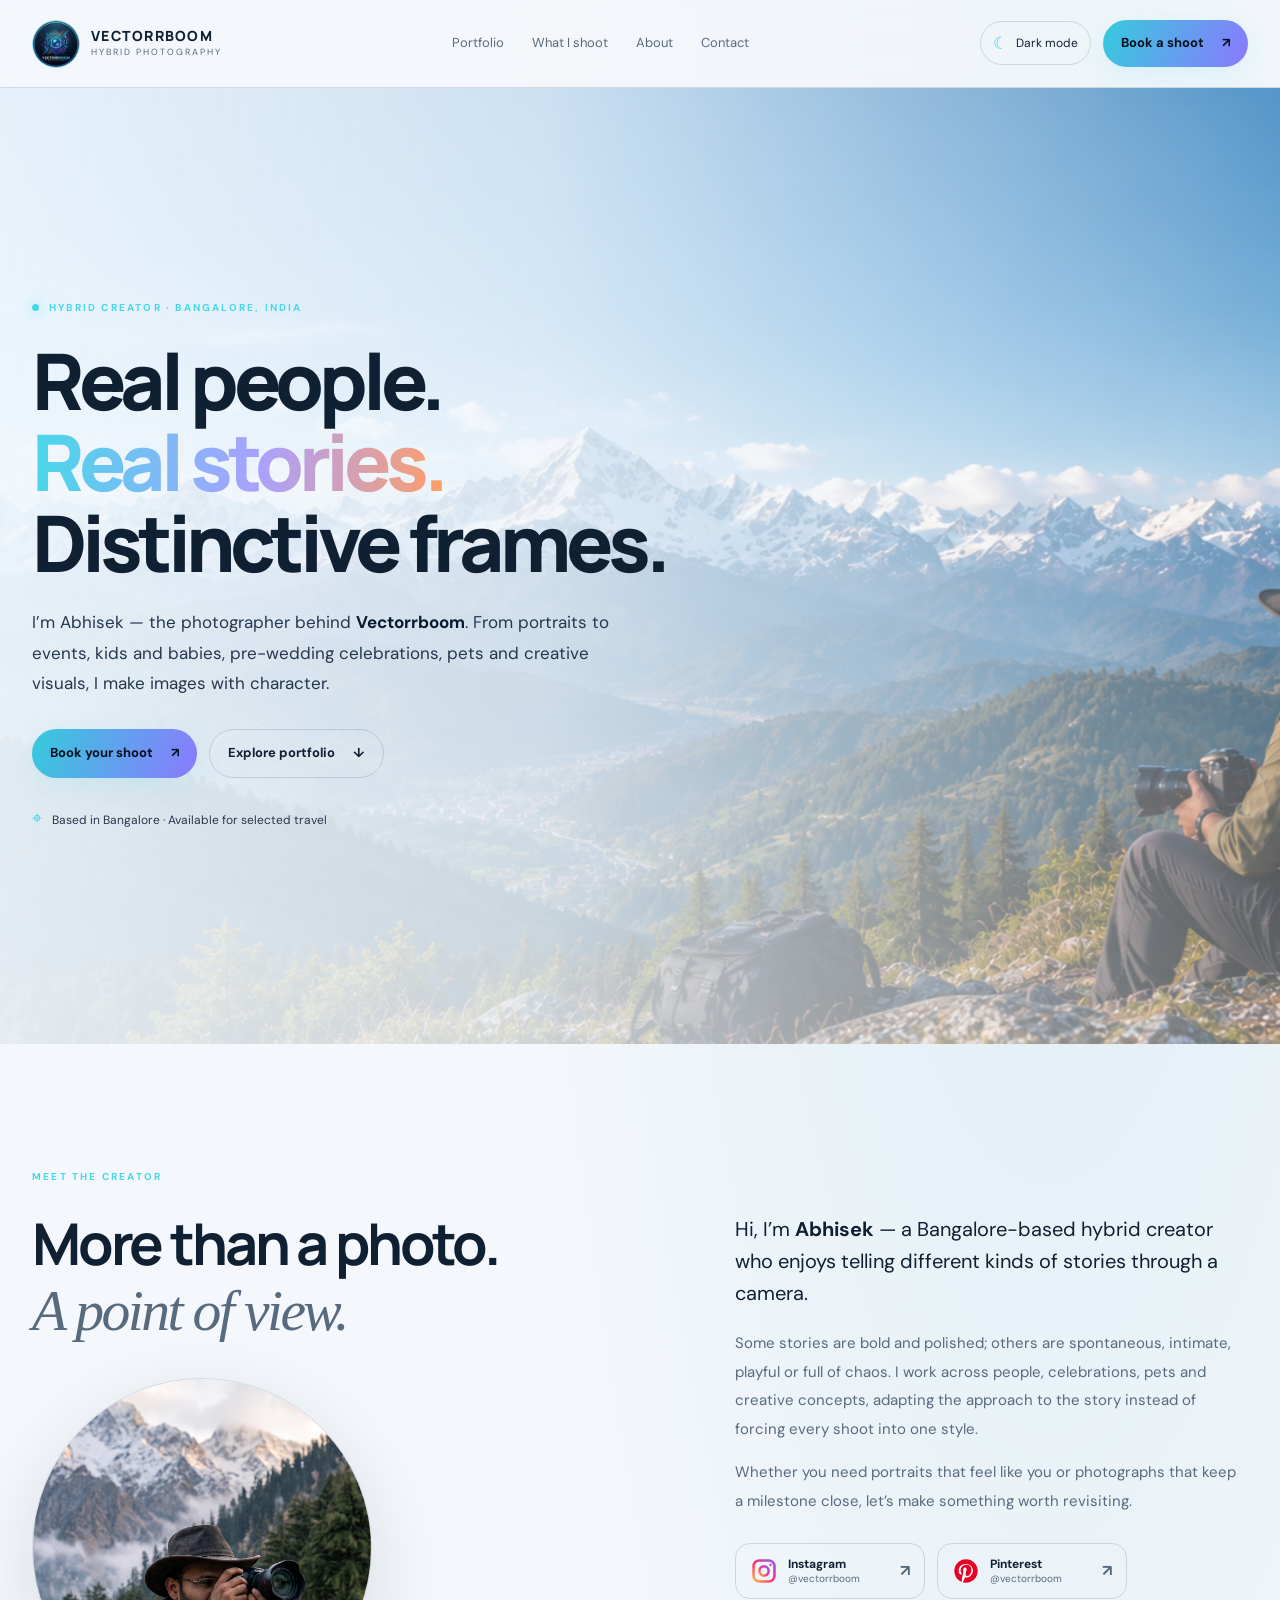
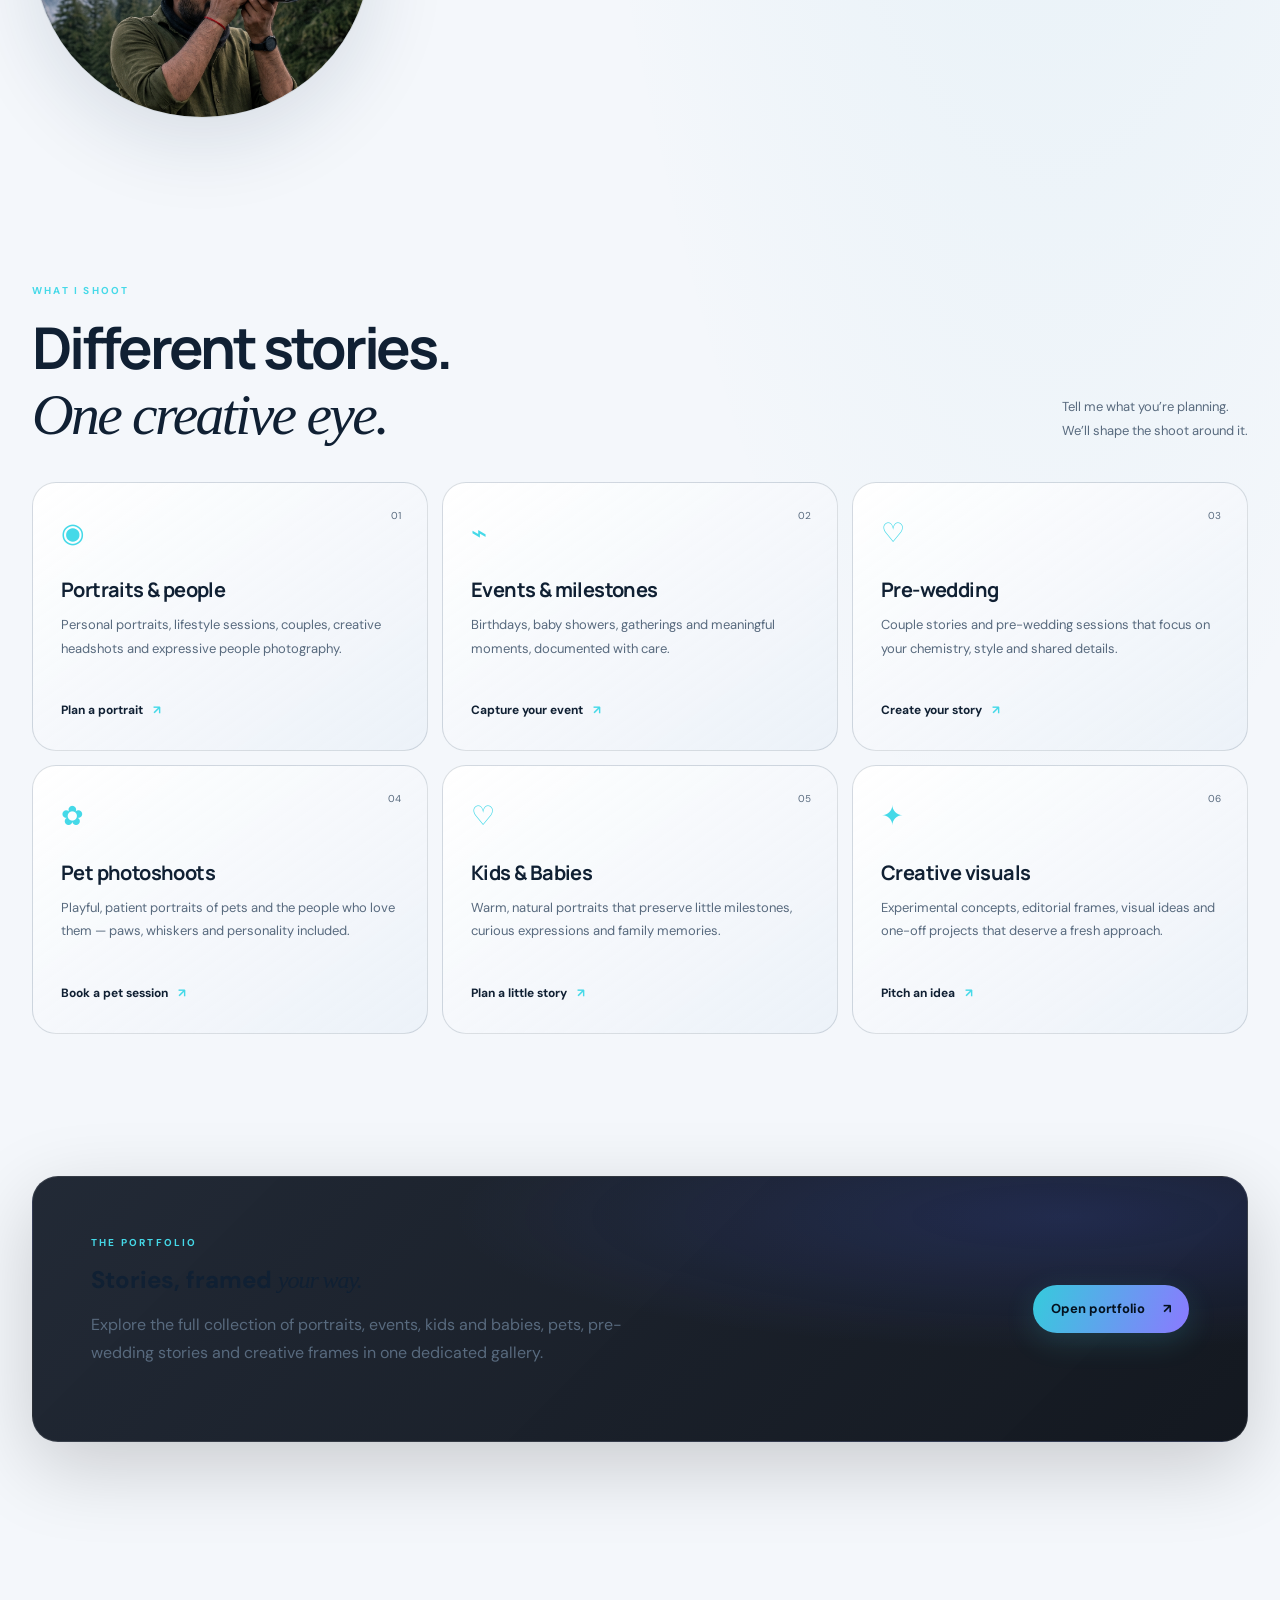
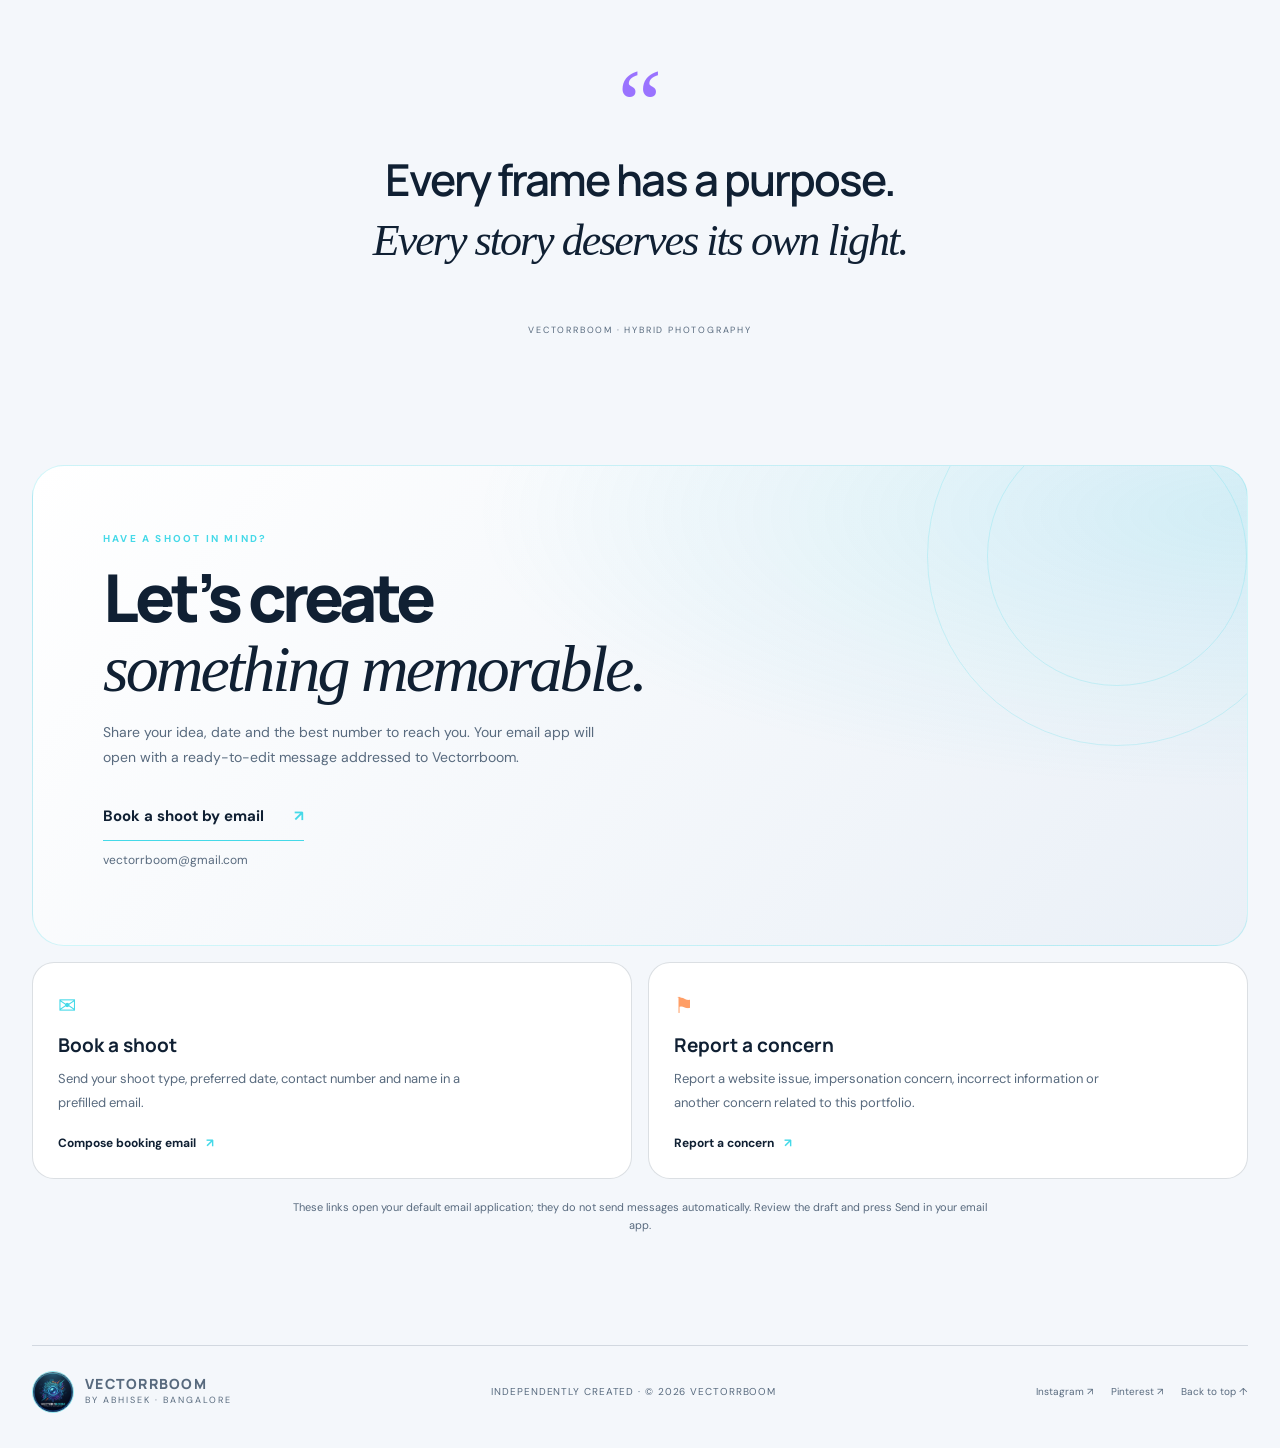
<file: index.html>
<!doctype html>
<html lang="en" data-theme="dark">
<head>
  <meta charset="utf-8">
  <meta name="viewport" content="width=device-width, initial-scale=1">
  <meta name="theme-color" content="#07111f">
  <meta name="description" content="Vectorrboom by Abhisek — Bangalore photographer and hybrid creator for portraits, events, kids and babies, pre-wedding shoots, pet photography, birthdays, baby showers and creative visuals. Enquire about a shoot.">
  <meta name="robots" content="index,follow,max-image-preview:large">
  <meta name="author" content="Abhisek | Vectorrboom">
  <meta name="keywords" content="Abhisek photography, Abhisek photographer, Bangalore photographer, Bengaluru photographer, photographer in Bangalore, portrait photographer Bangalore, event photographer Bangalore, pre wedding photographer Bangalore, pet photographer Bangalore, birthday photographer Bangalore, baby shower photographer Bangalore, creative visuals, Vectorrboom">
  <meta property="og:site_name" content="Vectorrboom">
  <meta property="og:title" content="Vectorrboom by Abhisek | Photographer in Bangalore">
  <meta property="og:description" content="Hybrid creator in Bangalore — portraits, events, kids and babies, pre-wedding, pets and creative visuals.">
  <meta property="og:type" content="website">
  <meta property="og:url" content="https://vectorrboom.github.io/vectorrboom.io/">
  <meta property="og:image" content="https://vectorrboom.github.io/vectorrboom.io/assets/vectorrboom-logo.png">
  <meta name="twitter:card" content="summary_large_image">
  <meta name="twitter:title" content="Vectorrboom by Abhisek | Bangalore Photographer">
  <meta name="twitter:description" content="Portraits, events, kids and babies, pre-wedding, pets and creative visuals in Bangalore.">
  <meta name="twitter:image" content="https://vectorrboom.github.io/vectorrboom.io/assets/vectorrboom-logo.png">
  <link rel="canonical" href="https://vectorrboom.github.io/vectorrboom.io/">
  <link rel="icon" type="image/png" href="assets/vectorrboom-logo.png">
  <link rel="preconnect" href="https://fonts.googleapis.com">
  <link rel="preconnect" href="https://fonts.gstatic.com" crossorigin>
  <link href="https://fonts.googleapis.com/css2?family=DM+Sans:wght@400;500;600;700&family=Manrope:wght@400;500;600;700;800&display=swap" rel="stylesheet">
  <link rel="stylesheet" href="styles.css">
  <script type="application/ld+json">
  {
    "@context": "https://schema.org",
    "@type": "Photographer",
    "@id": "https://vectorrboom.github.io/vectorrboom.io/#photographer",
    "name": "Vectorrboom",
    "alternateName": "Abhisek Photography",
    "url": "https://vectorrboom.github.io/vectorrboom.io/",
    "image": "https://vectorrboom.github.io/vectorrboom.io/assets/abhisek-photographer.png",
    "logo": "https://vectorrboom.github.io/vectorrboom.io/assets/vectorrboom-logo.png",
    "email": "vectorrboom@gmail.com",
    "address": {
      "@type": "PostalAddress",
      "addressLocality": "Bengaluru",
      "addressRegion": "Karnataka",
      "addressCountry": "IN"
    },
    "areaServed": ["Bengaluru", "Bangalore", "Karnataka"],
    "sameAs": [
      "https://www.instagram.com/vectorrboom/",
      "https://in.pinterest.com/vectorrboom/"
    ],
    "description": "Hybrid creator offering portrait, event, kids and babies, pre-wedding, pet and creative photography in Bangalore."
  }
  </script>
  <title>Vectorrboom by Abhisek | Photographer in Bangalore</title>
  <script>
    try {
      document.documentElement.dataset.theme =
        localStorage.getItem('portfolio-theme') ||
        (matchMedia('(prefers-color-scheme: light)').matches ? 'light' : 'dark');
    } catch (_) {}
  </script>
</head>
<body>
  <a class="skip-link" href="#main">Skip to content</a>
  <div class="scroll-progress" aria-hidden="true"><span id="progress"></span></div>

  <header class="site-header" id="top">
    <a class="brand" href="#top" aria-label="Vectorrboom home">
      <img src="assets/vectorrboom-logo.png" alt="" width="52" height="52">
      <span class="brand-copy"><strong>VECTORRBOOM</strong><small>HYBRID PHOTOGRAPHY</small></span>
    </a>
    <nav class="desktop-nav" aria-label="Main navigation">
      <a href="portfolio.html">Portfolio</a><a href="#services">What I shoot</a><a href="#about">About</a><a href="#contact">Contact</a>
    </nav>
    <div class="header-actions">
      <button class="theme-toggle" id="themeToggle" type="button" aria-label="Switch colour theme"><span class="theme-icon" aria-hidden="true">☼</span><span class="theme-label">Light mode</span></button>
      <a class="contact-pill" href="#contact">Book a shoot <span aria-hidden="true">↗</span></a>
      <button class="menu-toggle" id="menuToggle" type="button" aria-label="Open menu" aria-expanded="false"><span></span><span></span></button>
    </div>
  </header>

  <main id="main">
    <section class="hero hero-background" aria-label="Vectorrboom photography introduction">
      <div class="hero-inner section-shell">
        <div class="hero-copy">
          <p class="hero-kicker reveal"><span class="status-dot"></span> HYBRID CREATOR · BANGALORE, INDIA</p>
          <h1 class="hero-title reveal">Real people.<br><span class="gradient-text">Real stories.</span><br>Distinctive frames.</h1>
          <p class="hero-lede reveal">I’m Abhisek — the photographer behind <strong>Vectorrboom</strong>. From portraits to events, kids and babies, pre-wedding celebrations, pets and creative visuals, I make images with character.</p>
          <div class="hero-actions reveal">
            <a class="button button-primary" href="#contact">Book your shoot <span aria-hidden="true">↗</span></a>
            <a class="button button-quiet" href="portfolio.html">Explore portfolio <span aria-hidden="true">↓</span></a>
          </div>
          <div class="hero-location reveal"><span aria-hidden="true">⌖</span> Based in Bangalore · Available for selected travel</div>
        </div>
      </div>
    </section>

    <section class="intro section-shell reveal" id="about">
      <p class="eyebrow">MEET THE CREATOR</p>
      <div class="intro-grid">
        <div><h2>More than a photo.<br><span class="serif-italic muted-text">A point of view.</span></h2>
          <img class="about-photo" src="assets/abhisek-photographer.png" alt="Abhisek, the photographer behind Vectorrboom" loading="lazy" width="1143" height="2048">
        </div>
        <div class="intro-copy">
          <p class="intro-lead">Hi, I’m <strong>Abhisek</strong> — a Bangalore-based hybrid creator who enjoys telling different kinds of stories through a camera.</p>
          <p>Some stories are bold and polished; others are spontaneous, intimate, playful or full of chaos. I work across people, celebrations, pets and creative concepts, adapting the approach to the story instead of forcing every shoot into one style.</p>
          <p>Whether you need portraits that feel like you or photographs that keep a milestone close, let’s make something worth revisiting.</p>
          <div class="social-links">
            <a class="social-link instagram" href="https://www.instagram.com/vectorrboom/" target="_blank" rel="noopener noreferrer" aria-label="Open Vectorrboom on Instagram">
              <svg viewBox="0 0 24 24" aria-hidden="true"><defs><linearGradient id="ig-gradient" x1="0" y1="1" x2="1" y2="0"><stop offset="0" stop-color="#ffb347"/><stop offset=".48" stop-color="#ff2d75"/><stop offset="1" stop-color="#8b5cf6"/></linearGradient></defs><rect x="3" y="3" width="18" height="18" rx="5" fill="none" stroke="url(#ig-gradient)" stroke-width="2.2"/><circle cx="12" cy="12" r="4" fill="none" stroke="url(#ig-gradient)" stroke-width="2.2"/><circle cx="17.6" cy="6.7" r="1.2" fill="#ff4c91"/></svg>
              <span><strong>Instagram</strong><small>@vectorrboom</small></span><b aria-hidden="true">↗</b>
            </a>
            <a class="social-link pinterest" href="https://in.pinterest.com/vectorrboom/" target="_blank" rel="noopener noreferrer" aria-label="Open Vectorrboom on Pinterest">
              <svg viewBox="0 0 24 24" aria-hidden="true"><circle cx="12" cy="12" r="10" fill="#E60023"/><path d="M10.1 16.9c.7.5 1.4.7 2.3.7 3.2 0 5.5-2.9 5.5-6.2 0-3.1-2.6-5.4-5.9-5.4-4.1 0-6.3 2.8-6.3 5.8 0 1.4.5 2.8 1.8 3.3.2.1.4 0 .5-.2l.2-.8c.1-.2 0-.3-.2-.6-.4-.5-.6-1.1-.6-2 0-2.5 1.9-4.8 5-4.8 2.7 0 4.2 1.7 4.2 4 0 3-1.3 5.5-3.3 5.5-1.1 0-1.9-.9-1.6-2l.7-2.9c.3-1.2-.1-2.2-1.2-2.2-.9 0-1.7 1-1.7 2.3 0 .8.3 1.4.3 1.4l-1.2 5c-.4 1.7-.1 3.8 0 4.1 0 .2.2.2.3.1.1-.2 1.4-1.8 1.8-3.4l.7-2.6" fill="#fff"/></svg>
              <span><strong>Pinterest</strong><small>@vectorrboom</small></span><b aria-hidden="true">↗</b>
            </a>
          </div>
        </div>
      </div>
    </section>

    <section class="services section-shell" id="services">
      <div class="section-heading reveal"><div><p class="eyebrow">WHAT I SHOOT</p><h2>Different stories.<br><span class="serif-italic">One creative eye.</span></h2></div><p class="section-aside">Tell me what you’re planning.<br>We’ll shape the shoot around it.</p></div>
      <div class="service-grid">
        <article class="service-card reveal"><span class="service-number">01</span><div class="service-icon">◉</div><h3>Portraits & people</h3><p>Personal portraits, lifestyle sessions, couples, creative headshots and expressive people photography.</p><a href="#contact" class="text-link">Plan a portrait <span>↗</span></a></article>
        <article class="service-card reveal"><span class="service-number">02</span><div class="service-icon">⌁</div><h3>Events & milestones</h3><p>Birthdays, baby showers, gatherings and meaningful moments, documented with care.</p><a href="#contact" class="text-link">Capture your event <span>↗</span></a></article>
        <article class="service-card reveal"><span class="service-number">03</span><div class="service-icon">♡</div><h3>Pre-wedding</h3><p>Couple stories and pre-wedding sessions that focus on your chemistry, style and shared details.</p><a href="#contact" class="text-link">Create your story <span>↗</span></a></article>
        <article class="service-card reveal"><span class="service-number">04</span><div class="service-icon">✿</div><h3>Pet photoshoots</h3><p>Playful, patient portraits of pets and the people who love them — paws, whiskers and personality included.</p><a href="#contact" class="text-link">Book a pet session <span>↗</span></a></article>
        <article class="service-card reveal"><span class="service-number">05</span><div class="service-icon">♡</div><h3>Kids &amp; Babies</h3><p>Warm, natural portraits that preserve little milestones, curious expressions and family memories.</p><a href="#contact" class="text-link">Plan a little story <span>↗</span></a></article>
        <article class="service-card reveal"><span class="service-number">06</span><div class="service-icon">✦</div><h3>Creative visuals</h3><p>Experimental concepts, editorial frames, visual ideas and one-off projects that deserve a fresh approach.</p><a href="#contact" class="text-link">Pitch an idea <span>↗</span></a></article>
      </div>
    </section>

    <section class="portfolio-callout section-shell reveal" aria-labelledby="portfolio-callout-title">
      <div class="portfolio-callout-copy">
        <p class="eyebrow">THE PORTFOLIO</p>
        <h2 id="portfolio-callout-title">Stories, framed <span class="serif-italic">your way.</span></h2>
        <p>Explore the full collection of portraits, events, kids and babies, pets, pre-wedding stories and creative frames in one dedicated gallery.</p>
      </div>
      <a class="button button-primary" href="portfolio.html">Open portfolio <span aria-hidden="true">↗</span></a>
    </section>

<section class="manifesto section-shell reveal">
      <span class="manifesto-mark">“</span><p>Every frame has a purpose.<br><span class="serif-italic">Every story deserves its own light.</span></p><span class="manifesto-caption">VECTORRBOOM · HYBRID PHOTOGRAPHY</span>
    </section>

    <section class="contact-section section-shell" id="contact">
      <div class="contact-panel reveal">
        <div class="contact-panel-copy"><p class="eyebrow">HAVE A SHOOT IN MIND?</p><h2>Let’s create<br><span class="serif-italic">something memorable.</span></h2><p class="contact-copy">Share your idea, date and the best number to reach you. Your email app will open with a ready-to-edit message addressed to Vectorrboom.</p><a class="contact-cta" id="bookingEmail" href="mailto:vectorrboom@gmail.com?subject=Book%20a%20shoot%20with%20vectorrboom">Book a shoot by email <span aria-hidden="true">↗</span></a><p class="email-note">vectorrboom@gmail.com</p></div>
        <div class="contact-orbit orbit-one"></div><div class="contact-orbit orbit-two"></div>
      </div>
      <div class="contact-options reveal">
        <article class="contact-option"><div><span class="option-icon">✉</span><h3>Book a shoot</h3><p>Send your shoot type, preferred date, contact number and name in a prefilled email.</p></div><a class="text-link" id="bookingEmailSecondary" href="mailto:vectorrboom@gmail.com?subject=Book%20a%20shoot%20with%20vectorrboom">Compose booking email <span>↗</span></a></article>
        <article class="contact-option concern-option"><div><span class="option-icon">⚑</span><h3>Report a concern</h3><p>Report a website issue, impersonation concern, incorrect information or another concern related to this portfolio.</p></div><a class="text-link" id="concernEmail" href="mailto:vectorrboom@gmail.com?subject=Report%20a%20concern">Report a concern <span>↗</span></a></article>
      </div>
      <p class="contact-smallprint">These links open your default email application; they do not send messages automatically. Review the draft and press Send in your email app.</p>
    </section>
  </main>

  <footer class="site-footer section-shell">
    <a class="brand footer-brand" href="#top" aria-label="Vectorrboom home"><img src="assets/vectorrboom-logo.png" alt="" width="44" height="44"><span class="brand-copy"><strong>VECTORRBOOM</strong><small>BY ABHISEK · BANGALORE</small></span></a>
    <span class="footer-copy">INDEPENDENTLY CREATED · © <span id="year"></span> VECTORRBOOM</span>
    <div class="footer-links"><a href="https://www.instagram.com/vectorrboom/" target="_blank" rel="noopener noreferrer">Instagram ↗</a><a href="https://in.pinterest.com/vectorrboom/" target="_blank" rel="noopener noreferrer">Pinterest ↗</a><a href="#top">Back to top ↑</a></div>
  </footer>

  <div class="lightbox" id="lightbox" role="dialog" aria-modal="true" aria-label="Photograph preview" aria-hidden="true">
    <button class="lightbox-close" id="lightboxClose" aria-label="Close preview" type="button">×</button><button class="lightbox-prev" id="lightboxPrev" aria-label="Previous photograph" type="button">←</button><figure><img id="lightboxImage" alt=""><figcaption><span id="lightboxTitle"></span><small id="lightboxDescription"></small></figcaption></figure><button class="lightbox-next" id="lightboxNext" aria-label="Next photograph" type="button">→</button>
  </div>
  <script src="script.js" defer></script>
</body>
</html>
</file>
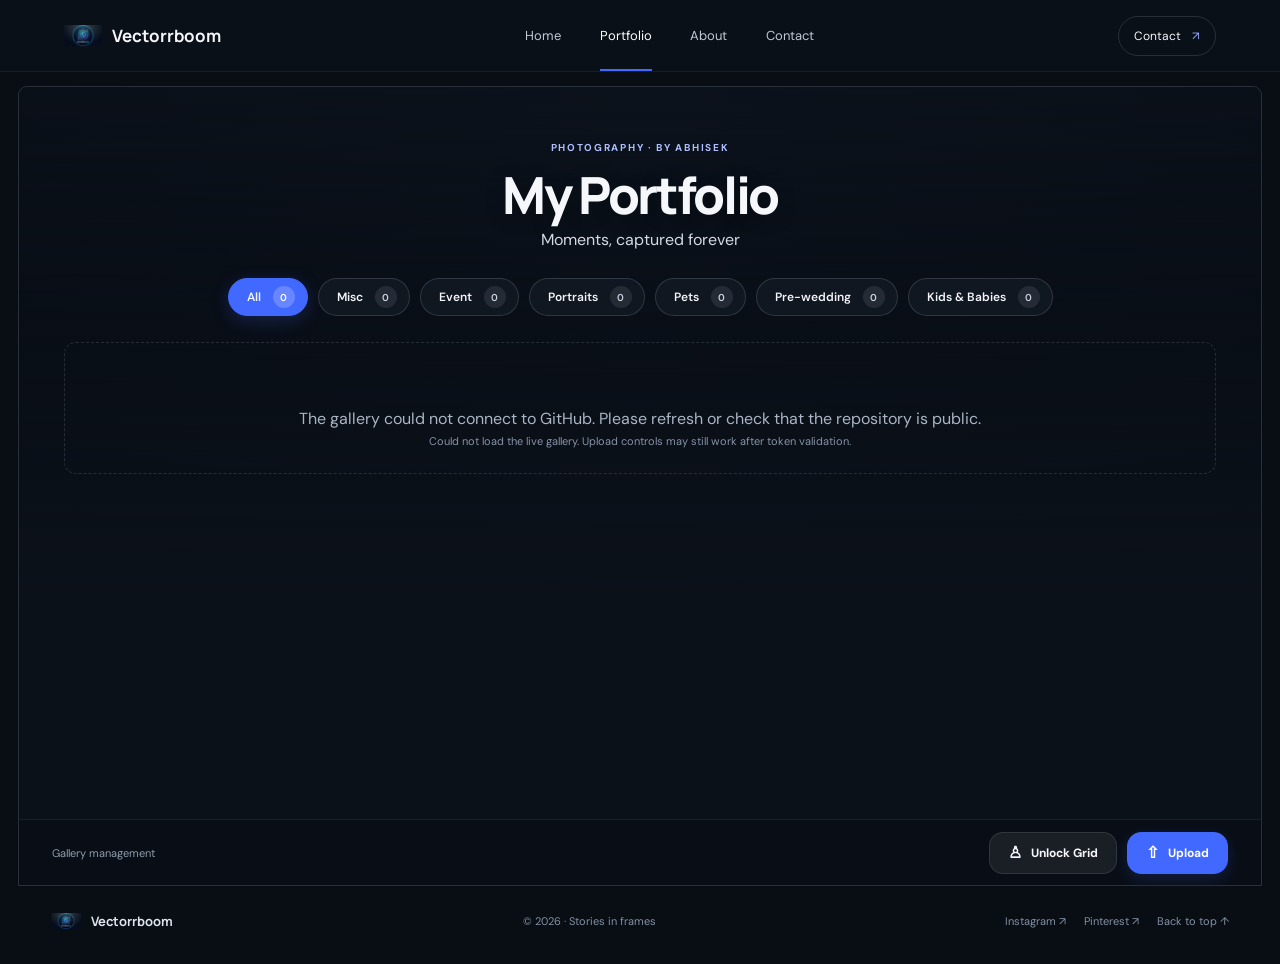
<file: portfolio.html>
<!doctype html>
<html lang="en" data-theme="dark">
<head>
  <meta charset="utf-8"><meta name="viewport" content="width=device-width,initial-scale=1,viewport-fit=cover">
  <meta name="theme-color" content="#0a1018"><meta name="description" content="Photography portfolio by Vectorrboom — portraits, events, kids and babies, pets, creative photography and pre-wedding stories.">
  <link rel="icon" type="image/png" href="assets/vectorrboom-logo.png">
  <link rel="preconnect" href="https://fonts.googleapis.com"><link rel="preconnect" href="https://fonts.gstatic.com" crossorigin>
  <link href="https://fonts.googleapis.com/css2?family=DM+Sans:wght@400;500;600;700&family=Manrope:wght@400;500;600;700;800&display=swap" rel="stylesheet">
  <link rel="stylesheet" href="portfolio-ui.css">
  <title>Portfolio | Vectorrboom</title>
</head>
<body>
  <a class="skip-link" href="#gallery">Skip to photographs</a>
  <header class="topbar">
    <a class="brand" href="index.html"><img src="assets/vectorrboom-logo.png" alt="" width="38" height="38"><span>Vectorrboom</span></a>
    <nav class="main-nav" aria-label="Main navigation"><a href="index.html">Home</a><a class="active" href="portfolio.html">Portfolio</a><a href="index.html#about">About</a><a href="index.html#contact">Contact</a></nav>
    <a class="contact-link" href="index.html#contact">Contact <span aria-hidden="true">↗</span></a>
  </header>
  <main>
    <section class="portfolio-stage" id="top" aria-labelledby="portfolio-title">
      <div class="mountain-backdrop" aria-hidden="true"></div><div class="stage-shade" aria-hidden="true"></div>
      <div class="stage-content">
        <div class="intro"><p class="eyebrow">PHOTOGRAPHY · BY ABHISEK</p><h1 id="portfolio-title">My Portfolio</h1><p>Moments, captured forever</p></div>
        <div class="filters" id="filters" role="group" aria-label="Filter photographs">
          <button class="filter active" data-filter="all" type="button">All <span id="count-all">0</span></button>
          <button class="filter" data-filter="misc" type="button">Misc <span id="count-misc">0</span></button>
          <button class="filter" data-filter="event" type="button">Event <span id="count-event">0</span></button>
          <button class="filter" data-filter="portraits" type="button">Portraits <span id="count-portraits">0</span></button>
          <button class="filter" data-filter="pets" type="button">Pets <span id="count-pets">0</span></button>
          <button class="filter" data-filter="pre-wedding" type="button">Pre-wedding <span id="count-pre-wedding">0</span></button>
          <button class="filter" data-filter="kids-babies" type="button">Kids &amp; Babies <span id="count-kids-babies">0</span></button>
        </div>
        <div class="grid-editor" id="gridEditor" hidden aria-label="Grid layout editor">
          <div class="grid-editor-copy"><strong>Grid layout editor</strong><span>Drag photos to rearrange them. Choose the desktop column count, then save your layout.</span></div>
          <label class="column-control" for="gridColumns">Desktop columns <select id="gridColumns"><option value="2">2</option><option value="3">3</option><option value="4">4</option><option value="5" selected>5</option><option value="6">6</option><option value="7">7</option><option value="8">8</option></select></label>
          <label class="bulk-select-control" for="selectAllPhotos"><input id="selectAllPhotos" type="checkbox" disabled><span>Select all visible</span></label><span class="selected-photo-count" id="selectedPhotoCount" aria-live="polite">0 selected</span><button class="dock-button bulk-delete-button" id="bulkDeleteButton" type="button" disabled>Delete selected</button><button class="dock-button save-layout-button" id="saveGridLayout" type="button">Save layout</button>
        </div>
        <div class="photo-grid" id="photoGrid" aria-live="polite"><div class="loading-card">Loading photographs…</div></div>
        <div class="empty-state" id="emptyState" hidden><span class="empty-icon">✦</span><strong>This collection is waiting for its first story.</strong><p>New photographs will appear here soon.</p></div>
        <p class="gallery-status" id="galleryStatus" role="status">Connecting to the gallery…</p>
      </div>
      <div class="grid-dock" aria-label="Portfolio management controls"><span class="dock-note" id="gridLockStatus">Gallery management</span><button class="dock-button lock-button" id="lockGridButton" type="button"><span aria-hidden="true">♙</span> Unlock Grid</button><button class="dock-button upload-button" id="openUploader" type="button"><span aria-hidden="true">⇧</span> Upload</button></div>
    </section>
    <footer class="portfolio-footer"><a class="brand footer-brand" href="index.html"><img src="assets/vectorrboom-logo.png" alt="" width="30" height="30"><span>Vectorrboom</span></a><span>© <span id="year"></span> · Stories in frames</span><div><a href="https://www.instagram.com/vectorrboom/" target="_blank" rel="noopener noreferrer">Instagram ↗</a><a href="https://in.pinterest.com/vectorrboom/" target="_blank" rel="noopener noreferrer">Pinterest ↗</a><a href="#top" id="backToTop">Back to top ↑</a></div></footer>
  </main>

  <div class="lightbox" id="lightbox" aria-hidden="true" role="dialog" aria-modal="true" aria-label="Photograph preview"><button class="lightbox-close" id="closeLightbox" aria-label="Close photograph">×</button><button class="lightbox-arrow prev" id="prevPhoto" aria-label="Previous photograph">‹</button><figure><img id="lightboxImage" alt=""><figcaption id="lightboxCaption"></figcaption></figure><button class="lightbox-arrow next" id="nextPhoto" aria-label="Next photograph">›</button></div>

  <div class="modal-backdrop" id="tokenModal" hidden><section class="modal token-card" role="dialog" aria-modal="true" aria-labelledby="tokenTitle"><button class="modal-x" data-close-modal="tokenModal" aria-label="Close">×</button><div class="github-mark" aria-hidden="true">●</div><h2 id="tokenTitle">Portfolio Access</h2><form id="tokenForm"><div class="token-input-wrap"><input id="githubToken" type="password" autocomplete="off" autocapitalize="off" spellcheck="false" aria-label="Access credential" required><button type="button" id="toggleTokenVisibility" aria-label="Show entry">◉</button></div><p class="inline-status" id="tokenStatus" role="status"></p><button class="primary-button full" id="validateTokenButton" type="submit">Continue</button><button class="text-button full" type="button" data-close-modal="tokenModal">Cancel</button></form></section></div>

  <div class="modal-backdrop" id="uploaderModal" hidden><section class="modal uploader-card" role="dialog" aria-modal="true" aria-labelledby="uploadTitle"><button class="modal-x" data-close-modal="uploaderModal" aria-label="Close uploader">×</button><div class="modal-heading"><div><p class="eyebrow">GALLERY MANAGEMENT</p><h2 id="uploadTitle">Upload Media</h2></div><span class="session-pill" id="sessionPill">Unlocked</span></div>
    <div class="media-switch" role="group" aria-label="Media type"><button class="selected" type="button" data-media="image">Image</button><button type="button" data-media="video">Video</button></div>
    <label class="field-label" for="uploadCategory">Category</label><select id="uploadCategory"><option value="misc">▦ &nbsp; Misc</option><option value="event">▣ &nbsp; Event</option><option value="portraits">♙ &nbsp; Portraits</option><option value="pets">♧ &nbsp; Pets</option><option value="pre-wedding">♡ &nbsp; Pre-wedding</option><option value="kids-babies">✿ &nbsp; Kids &amp; Babies</option></select>
    <div class="drop-zone" id="dropZone" tabindex="0" role="button" aria-label="Choose files or drop them here"><div class="cloud-icon">⇧</div><strong>Drag &amp; drop files here</strong><span>or <button type="button" class="browse-button" id="browseFiles">click to browse</button></span><small id="fileHelp">JPG, PNG, WebP, GIF · max 20 MB per file</small><input id="fileInput" type="file" hidden multiple accept="image/jpeg,image/png,image/webp,image/gif,image/avif"></div>
    <div class="selected-files" id="selectedFiles" aria-live="polite"></div><div class="upload-notice" id="uploadNotice" role="status"></div>
    <div class="upload-actions"><button class="text-button" id="clearFiles" type="button">Clear selection</button><button class="primary-button" id="startUpload" type="button" disabled>Upload files</button></div>
    <p class="security-note">Files are committed directly to your public GitHub repository. Avoid uploading private or sensitive media. Uploading may create one Git commit per file.</p>
  </section></div>
  <div class="toast" id="toast" role="status" aria-live="polite"></div>
  <script src="portfolio-ui.js" defer></script>
</body>
</html>
</file>
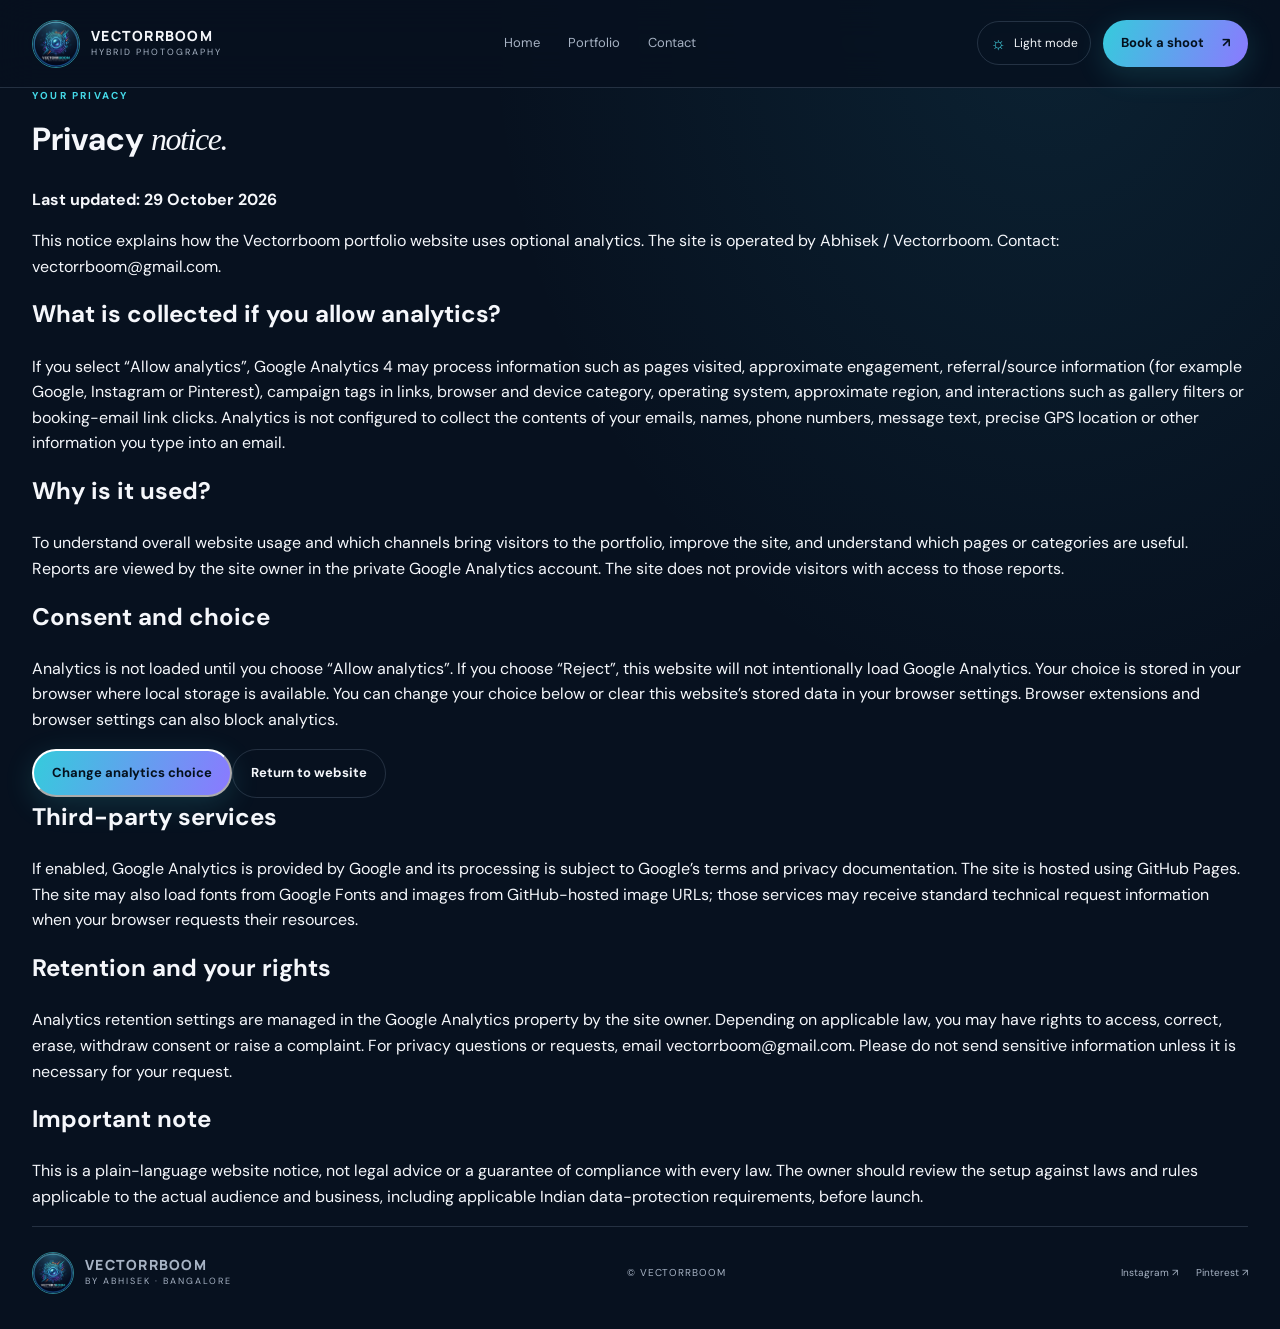
<file: privacy.html>
<!doctype html>
<html lang="en" data-theme="dark">
<head>
  <meta charset="utf-8">
  <meta name="viewport" content="width=device-width, initial-scale=1">
  <meta name="theme-color" content="#07111f">
  <meta name="robots" content="index,follow">
  <meta name="description" content="Privacy notice for the Vectorrboom photography portfolio website.">
  <link rel="canonical" href="https://vectorrboom.github.io/vectorrboom.io/privacy.html">
  <link rel="icon" type="image/png" href="assets/vectorrboom-logo.png">
  <link rel="preconnect" href="https://fonts.googleapis.com">
  <link rel="preconnect" href="https://fonts.gstatic.com" crossorigin>
  <link href="https://fonts.googleapis.com/css2?family=DM+Sans:wght@400;500;600;700&family=Manrope:wght@400;500;600;700;800&display=swap" rel="stylesheet">
  <link rel="stylesheet" href="styles.css">
  <title>Privacy Notice | Vectorrboom</title>
</head>
<body>
  <a class="skip-link" href="#main">Skip to content</a>
  <header class="site-header" id="top">
    <a class="brand" href="index.html" aria-label="Vectorrboom home"><img src="assets/vectorrboom-logo.png" alt="" width="52" height="52"><span class="brand-copy"><strong>VECTORRBOOM</strong><small>HYBRID PHOTOGRAPHY</small></span></a>
    <nav class="desktop-nav" aria-label="Main navigation"><a href="index.html">Home</a><a href="portfolio.html">Portfolio</a><a href="index.html#contact">Contact</a></nav>
    <div class="header-actions"><button class="theme-toggle" id="themeToggle" type="button" aria-label="Switch colour theme"><span class="theme-icon" aria-hidden="true">☼</span><span class="theme-label">Light mode</span></button><a class="contact-pill" href="index.html#contact">Book a shoot <span aria-hidden="true">↗</span></a><button class="menu-toggle" id="menuToggle" type="button" aria-label="Open menu" aria-expanded="false"><span></span><span></span></button></div>
  </header>
  <main id="main" class="section-shell privacy-page">
    <p class="eyebrow">YOUR PRIVACY</p>
    <h1>Privacy <span class="serif-italic">notice.</span></h1>
    <p><strong>Last updated: 29 October 2026</strong></p>
    <p>This notice explains how the Vectorrboom portfolio website uses optional analytics. The site is operated by Abhisek / Vectorrboom. Contact: <a href="mailto:vectorrboom@gmail.com">vectorrboom@gmail.com</a>.</p>
    <h2>What is collected if you allow analytics?</h2>
    <p>If you select “Allow analytics”, Google Analytics 4 may process information such as pages visited, approximate engagement, referral/source information (for example Google, Instagram or Pinterest), campaign tags in links, browser and device category, operating system, approximate region, and interactions such as gallery filters or booking-email link clicks. Analytics is not configured to collect the contents of your emails, names, phone numbers, message text, precise GPS location or other information you type into an email.</p>
    <h2>Why is it used?</h2>
    <p>To understand overall website usage and which channels bring visitors to the portfolio, improve the site, and understand which pages or categories are useful. Reports are viewed by the site owner in the private Google Analytics account. The site does not provide visitors with access to those reports.</p>
    <h2>Consent and choice</h2>
    <p>Analytics is not loaded until you choose “Allow analytics”. If you choose “Reject”, this website will not intentionally load Google Analytics. Your choice is stored in your browser where local storage is available. You can change your choice below or clear this website’s stored data in your browser settings. Browser extensions and browser settings can also block analytics.</p>
    <div class="privacy-actions"><button class="button button-primary" id="changeAnalyticsConsent" type="button">Change analytics choice</button><a class="button button-quiet" href="index.html">Return to website</a></div>
    <h2>Third-party services</h2>
    <p>If enabled, Google Analytics is provided by Google and its processing is subject to Google’s terms and privacy documentation. The site is hosted using GitHub Pages. The site may also load fonts from Google Fonts and images from GitHub-hosted image URLs; those services may receive standard technical request information when your browser requests their resources.</p>
    <h2>Retention and your rights</h2>
    <p>Analytics retention settings are managed in the Google Analytics property by the site owner. Depending on applicable law, you may have rights to access, correct, erase, withdraw consent or raise a complaint. For privacy questions or requests, email <a href="mailto:vectorrboom@gmail.com">vectorrboom@gmail.com</a>. Please do not send sensitive information unless it is necessary for your request.</p>
    <h2>Important note</h2>
    <p>This is a plain-language website notice, not legal advice or a guarantee of compliance with every law. The owner should review the setup against laws and rules applicable to the actual audience and business, including applicable Indian data-protection requirements, before launch.</p>
  </main>
  <footer class="site-footer section-shell"><a class="brand footer-brand" href="index.html" aria-label="Vectorrboom home"><img src="assets/vectorrboom-logo.png" alt="" width="44" height="44"><span class="brand-copy"><strong>VECTORRBOOM</strong><small>BY ABHISEK · BANGALORE</small></span></a><span class="footer-copy">© <span id="year"></span> VECTORRBOOM</span><div class="footer-links"><a href="https://www.instagram.com/vectorrboom/" target="_blank" rel="noopener noreferrer">Instagram ↗</a><a href="https://in.pinterest.com/vectorrboom/" target="_blank" rel="noopener noreferrer">Pinterest ↗</a></div></footer>
  <script src="script.js" defer></script>
</body>
</html>
</file>
<file: styles.css>
/* Vectorrboom portfolio — static, responsive, no build step required */
:root{color-scheme:dark;--bg:#07111f;--bg2:#0b1728;--panel:#101f32;--text:#f5f7fb;--muted:#a7b3c4;--line:rgba(184,208,238,.17);--accent:#45d9e8;--accent2:#9a73ff;--accent3:#ff9e66;--shadow:0 24px 80px rgba(0,0,0,.3);--radius:24px}
html[data-theme="light"]{color-scheme:light;--bg:#f4f7fb;--bg2:#eaf0f7;--panel:#fff;--text:#102033;--muted:#586a7e;--line:rgba(17,42,70,.15);--shadow:0 24px 80px rgba(17,42,70,.12)}
*{box-sizing:border-box}html{scroll-behavior:smooth;scroll-padding-top:100px}body{margin:0;background:radial-gradient(ellipse at 82% 0%,rgba(40,155,190,.12),transparent 38%),var(--bg);color:var(--text);font-family:"DM Sans",sans-serif;line-height:1.6;transition:background .25s,color .25s}body,button,a{font-family:"DM Sans",sans-serif}a{color:inherit;text-decoration:none}button{color:inherit}img,video{display:block;max-width:100%}button:focus-visible,a:focus-visible{outline:3px solid var(--accent);outline-offset:4px}.skip-link{position:absolute;left:-9999px;top:10px;background:var(--text);color:var(--bg);padding:10px 16px;z-index:99}.skip-link:focus{left:10px}.scroll-progress{position:fixed;inset:0 0 auto;height:3px;z-index:60;pointer-events:none}.scroll-progress span{display:block;width:0;height:100%;background:linear-gradient(90deg,var(--accent),var(--accent2),var(--accent3))}
.section-shell{width:min(1240px,calc(100% - 64px));margin-inline:auto}.site-header{height:88px;position:sticky;top:0;z-index:50;display:flex;align-items:center;justify-content:space-between;gap:24px;padding:0 max(32px,calc((100vw - 1240px)/2));background:color-mix(in srgb,var(--bg) 82%,transparent);backdrop-filter:blur(18px);border-bottom:1px solid var(--line)}.brand{display:flex;align-items:center;gap:11px;min-width:max-content}.brand img{width:48px;height:48px;object-fit:cover;border-radius:50%;border:1px solid rgba(69,217,232,.55)}.brand-copy{display:grid;line-height:1.1;gap:5px}.brand-copy strong{font:800 14px/1 "Manrope",sans-serif;letter-spacing:.09em}.brand-copy small{font-size:9px;letter-spacing:.22em;color:var(--muted)}.desktop-nav{display:flex;align-items:center;gap:28px;font-size:13px;color:var(--muted)}.desktop-nav a:hover,.footer-links a:hover{color:var(--accent)}.header-actions{display:flex;align-items:center;gap:12px}.theme-toggle{border:1px solid var(--line);background:transparent;border-radius:999px;padding:10px 12px;display:flex;align-items:center;gap:8px;cursor:pointer;font-size:12px}.theme-icon{font-size:17px;color:var(--accent)}.contact-pill,.button{display:inline-flex;align-items:center;justify-content:center;gap:18px;border-radius:999px;padding:13px 18px;font-size:13px;font-weight:700}.contact-pill,.button-primary{background:linear-gradient(110deg,#35cbdc,#8b79ff);color:#04111e;box-shadow:0 8px 30px rgba(69,217,232,.16)}.menu-toggle{display:none;background:none;border:1px solid var(--line);border-radius:50%;width:42px;height:42px;cursor:pointer}.menu-toggle span{display:block;width:16px;height:1px;background:var(--text);margin:5px auto}
.hero{min-height:650px;padding:80px 0 70px;display:grid;grid-template-columns:1.05fr .95fr;align-items:center;gap:50px}.hero-kicker,.eyebrow{font-size:10px;font-weight:700;letter-spacing:.22em;color:var(--accent);text-transform:uppercase}.hero-kicker{display:flex;align-items:center;gap:10px}.status-dot,.note-dot{width:7px;height:7px;border-radius:50%;background:var(--accent);box-shadow:0 0 15px var(--accent)}h1,h2,h3,p{margin-top:0}.hero-title{font:800 clamp(48px,6.1vw,82px)/1.04 "Manrope",sans-serif;letter-spacing:-.065em;margin:24px 0}.gradient-text{background:linear-gradient(95deg,var(--accent),#a9a1ff 55%,var(--accent3));-webkit-background-clip:text;background-clip:text;color:transparent}.hero-lede{font-size:17px;color:var(--muted);max-width:590px;line-height:1.8}.hero-lede strong{color:var(--text)}.hero-actions{display:flex;gap:12px;flex-wrap:wrap;margin:30px 0 26px}.button{min-height:48px}.button-quiet{border:1px solid var(--line);background:transparent}.button-quiet:hover{border-color:var(--accent)}.hero-location{font-size:12px;color:var(--muted)}.hero-location span{color:var(--accent);font-size:18px;margin-right:7px}.hero-visual{position:relative;min-height:520px;display:flex;align-items:center;justify-content:center}.hero-logo-frame{width:88%;position:absolute;top:7%;right:0;border-radius:26px;overflow:hidden;box-shadow:var(--shadow);border:1px solid var(--line);transform:rotate(2deg)}.hero-logo-frame img{width:100%;aspect-ratio:1408/768;object-fit:cover}.hero-photo-frame{position:absolute;width:47%;height:67%;left:0;bottom:0;overflow:hidden;border:5px solid var(--bg);border-radius:180px 180px 26px 26px;box-shadow:var(--shadow);transform:rotate(-3deg)}.hero-photo-frame img{width:100%;height:100%;object-fit:cover;object-position:center 28%}.floating-note{position:absolute;bottom:5%;right:0;background:var(--panel);border:1px solid var(--line);box-shadow:var(--shadow);padding:13px 17px;border-radius:16px;display:flex;gap:11px;align-items:center}.floating-note strong,.floating-note small{display:block}.floating-note strong{font-size:13px}.floating-note small{font-size:10px;color:var(--muted)}.trust-strip{display:flex;align-items:center;justify-content:space-between;gap:20px;padding:24px 0;border-top:1px solid var(--line);border-bottom:1px solid var(--line);font-size:10px;letter-spacing:.14em;color:var(--muted);flex-wrap:wrap}.trust-strip i{width:4px;height:4px;border-radius:50%;background:var(--accent2)}
.intro,.services,.work,.reel-section{padding-top:125px;padding-bottom:40px}.intro-grid{display:grid;grid-template-columns:1fr .85fr;gap:100px}.intro h2,.section-heading h2,.reel-copy h2{font:700 clamp(34px,4.5vw,58px)/1.12 "Manrope",sans-serif;letter-spacing:-.055em;margin:16px 0 26px}.serif-italic{font-family:Georgia,serif;font-weight:400;font-style:italic;letter-spacing:-.045em}.muted-text{color:var(--muted)}.about-photo{width:min(100%,340px);height:300px;object-fit:cover;object-position:center 26%;border-radius:var(--radius);border:1px solid var(--line);margin-top:35px}.intro-copy{padding-top:18px;color:var(--muted);font-size:15px;line-height:1.9}.intro-copy strong{color:var(--text)}.intro-lead{font-size:20px;color:var(--text);line-height:1.6}.social-links{display:flex;gap:12px;flex-wrap:wrap;margin-top:28px}.social-link{display:flex;align-items:center;gap:10px;padding:12px 14px;border:1px solid var(--line);border-radius:15px;min-width:190px;transition:transform .2s,border-color .2s}.social-link:hover{transform:translateY(-3px);border-color:var(--accent)}.social-link svg{width:28px;height:28px;flex:none}.social-link span{display:grid;line-height:1.3;flex:1}.social-link strong{font-size:12px}.social-link small{font-size:10px;color:var(--muted)}.social-link b{font-size:16px;color:var(--muted)}
.section-heading{display:flex;align-items:end;justify-content:space-between;gap:30px;margin-bottom:35px}.section-heading h2{margin-bottom:0}.section-aside{color:var(--muted);font-size:13px;line-height:1.8;margin:0 0 5px}.service-grid{display:grid;grid-template-columns:repeat(3,1fr);gap:14px}.service-card{position:relative;padding:28px;border:1px solid var(--line);border-radius:var(--radius);background:linear-gradient(145deg,color-mix(in srgb,var(--panel) 95%,transparent),color-mix(in srgb,var(--bg2) 80%,transparent));min-height:265px;transition:transform .25s,border-color .25s}.service-card:hover{transform:translateY(-5px);border-color:color-mix(in srgb,var(--accent) 55%,var(--line))}.service-number{position:absolute;top:25px;right:26px;font-size:10px;color:var(--muted)}.service-icon{font-size:27px;color:var(--accent);margin-bottom:22px}.service-card h3{font:700 20px "Manrope",sans-serif;letter-spacing:-.03em;margin-bottom:10px}.service-card p{color:var(--muted);font-size:13px;line-height:1.8;min-height:70px}.text-link{font-size:12px;font-weight:700;color:var(--text);display:inline-flex;gap:10px;align-items:center}.text-link span{color:var(--accent)}.reel-section{display:grid;grid-template-columns:.65fr 1fr;gap:50px;align-items:center}.reel-copy p:not(.eyebrow){font-size:14px;color:var(--muted);line-height:1.9}.brand-reel{width:100%;max-height:520px;aspect-ratio:16/9;object-fit:contain;background:#020714;border:1px solid var(--line);border-radius:var(--radius);box-shadow:var(--shadow)}
.filters{display:flex;gap:8px;flex-wrap:wrap;margin-bottom:26px}.filter-chip{border:1px solid var(--line);background:transparent;color:var(--muted);border-radius:999px;padding:10px 16px;font-size:12px;cursor:pointer}.filter-chip.active,.filter-chip:hover{background:var(--text);color:var(--bg);border-color:var(--text)}.gallery{display:grid;grid-template-columns:repeat(3,1fr);gap:18px}.gallery-card{border:0;background:transparent;text-align:left;padding:0;cursor:pointer;min-width:0}.card-image{display:block;overflow:hidden;border-radius:var(--radius);height:340px;background:var(--panel)}.card-tall .card-image{height:470px}.card-wide{grid-column:span 2}.card-wide .card-image{height:400px}.card-image img{width:100%;height:100%;object-fit:cover;transition:transform .7s cubic-bezier(.2,.7,.2,1),filter .4s}.gallery-card:hover .card-image img{transform:scale(1.045);filter:saturate(1.08)}.card-meta{display:flex;align-items:center;justify-content:space-between;padding:16px 2px 7px}.card-meta small,.card-meta strong{display:block}.card-meta small{font-size:9px;letter-spacing:.13em;color:var(--muted);margin-bottom:5px}.card-meta strong{font:700 15px "Manrope",sans-serif}.card-arrow{font-size:20px;color:var(--accent)}.gallery-footnote{font-size:9px;letter-spacing:.17em;color:var(--muted);text-align:center;margin-top:25px}.manifesto{padding:115px 0 125px;text-align:center}.manifesto-mark{font:100px Georgia,serif;line-height:.9;color:var(--accent2)}.manifesto p{font:600 clamp(25px,4vw,44px)/1.35 "Manrope",sans-serif;letter-spacing:-.045em}.manifesto-caption{font-size:9px;letter-spacing:.2em;color:var(--muted)}
.contact-section{padding-bottom:110px}.contact-panel{position:relative;overflow:hidden;border:1px solid rgba(69,217,232,.25);border-radius:32px;padding:65px 70px;background:radial-gradient(ellipse at 100% 10%,rgba(67,205,229,.17),transparent 45%),linear-gradient(130deg,var(--panel),var(--bg2));min-height:350px}.contact-panel-copy{position:relative;z-index:2;max-width:690px}.contact-panel h2{font:800 clamp(38px,5.2vw,66px)/1.05 "Manrope",sans-serif;letter-spacing:-.06em;margin:16px 0}.contact-copy{max-width:510px;color:var(--muted);font-size:14px;line-height:1.8}.contact-cta{display:inline-flex;gap:30px;align-items:center;border-bottom:1px solid var(--accent);padding:12px 0;margin-top:8px;font-size:15px;font-weight:700}.contact-cta span{color:var(--accent)}.email-note{font-size:12px;color:var(--muted);margin:10px 0}.contact-orbit{position:absolute;border:1px solid rgba(69,217,232,.22);border-radius:50%;pointer-events:none}.orbit-one{width:380px;height:380px;right:-60px;top:-100px}.orbit-two{width:260px;height:260px;right:0;top:-40px}.contact-options{display:grid;grid-template-columns:1fr 1fr;gap:16px;margin-top:16px}.contact-option{border:1px solid var(--line);border-radius:22px;padding:25px;display:flex;flex-direction:column;justify-content:space-between;min-height:205px;background:var(--panel)}.option-icon{font-size:22px;color:var(--accent)}.contact-option h3{font:700 19px "Manrope",sans-serif;margin:9px 0}.contact-option p{color:var(--muted);font-size:13px;max-width:440px;line-height:1.8;margin-bottom:20px}.concern-option .option-icon{color:#ff9e66}.contact-smallprint{font-size:11px;color:var(--muted);text-align:center;margin:20px auto 0;max-width:700px}.site-footer{display:flex;align-items:center;justify-content:space-between;gap:24px;padding:25px 0 35px;border-top:1px solid var(--line);font-size:10px;color:var(--muted)}.footer-brand img{width:42px;height:42px}.footer-copy{letter-spacing:.09em}.footer-links{display:flex;gap:18px;flex-wrap:wrap}.lightbox{position:fixed;inset:0;background:rgba(1,6,14,.94);z-index:100;display:none;align-items:center;justify-content:center;padding:45px}.lightbox.open{display:flex}.lightbox figure{margin:0;max-width:min(1000px,82vw);max-height:85vh}.lightbox figure img{max-height:75vh;max-width:100%;object-fit:contain;margin:auto}.lightbox figcaption{display:flex;justify-content:space-between;gap:20px;color:#fff;padding-top:14px}.lightbox figcaption small{color:#aab8cb}.lightbox button{position:absolute;border:1px solid rgba(255,255,255,.3);background:rgba(255,255,255,.08);color:#fff;border-radius:50%;width:44px;height:44px;font-size:25px;cursor:pointer}.lightbox-close{right:24px;top:24px}.lightbox-prev{left:24px;top:50%}.lightbox-next{right:24px;top:50%}.reveal{opacity:0;transform:translateY(18px);transition:opacity .7s ease,transform .7s ease}.reveal.visible{opacity:1;transform:translateY(0)}.gallery-card[hidden]{display:none}
@media(max-width:980px){.site-header{padding-inline:24px}.desktop-nav{gap:16px}.theme-label{display:none}.hero{gap:20px;padding-top:55px}.hero-title{font-size:clamp(44px,7vw,68px)}.hero-visual{min-height:440px}.intro-grid{gap:45px}.service-grid{grid-template-columns:repeat(2,1fr)}.card-image{height:290px}.card-tall .card-image{height:390px}.card-wide .card-image{height:330px}.reel-section{gap:30px}.contact-panel{padding:50px}}
@media(max-width:720px){.section-shell{width:calc(100% - 36px)}.site-header{height:72px;padding-inline:18px;gap:10px}.brand img{width:40px;height:40px}.brand-copy strong{font-size:11px}.brand-copy small{font-size:8px}.desktop-nav{display:none;position:absolute;top:72px;left:0;right:0;padding:20px;background:var(--bg);border-bottom:1px solid var(--line);flex-direction:column;align-items:stretch;gap:0}.desktop-nav.open{display:flex}.desktop-nav a{padding:13px 5px}.menu-toggle{display:block}.header-actions{gap:7px}.contact-pill{padding:11px 12px;font-size:11px;gap:7px}.theme-toggle{padding:8px 10px}.hero{display:flex;flex-direction:column;align-items:stretch;min-height:auto;padding:60px 0 40px;gap:20px}.hero-title{font-size:clamp(46px,12vw,70px)}.hero-lede{font-size:15px}.hero-visual{min-height:380px;margin-top:5px}.hero-logo-frame{width:83%;top:3%;right:0}.hero-photo-frame{width:43%;height:70%;left:2%;bottom:0}.floating-note{right:0;bottom:3%;padding:10px 12px}.trust-strip{justify-content:center;gap:13px;font-size:9px}.trust-strip i{display:none}.intro,.services,.work,.reel-section{padding-top:80px}.intro-grid{grid-template-columns:1fr;gap:20px}.intro h2,.section-heading h2,.reel-copy h2{font-size:39px}.about-photo{width:100%;height:260px;object-position:center 25%;margin-top:20px}.intro-copy{padding-top:0}.section-heading{align-items:start;flex-direction:column;gap:14px}.section-aside br{display:none}.service-grid{grid-template-columns:1fr}.service-card{min-height:0;padding:24px}.service-card p{min-height:0}.reel-section{grid-template-columns:1fr;gap:20px}.brand-reel{max-height:330px}.gallery{grid-template-columns:1fr 1fr;gap:14px}.card-image,.card-tall .card-image,.card-wide .card-image{height:245px}.card-wide{grid-column:span 2}.card-wide .card-image{height:270px}.card-meta{gap:8px}.card-meta strong{font-size:12px}.card-meta small{font-size:8px}.manifesto{padding:80px 0}.manifesto-mark{font-size:75px}.manifesto p{font-size:28px}.contact-section{padding-bottom:75px}.contact-panel{padding:35px 24px;min-height:0}.contact-panel h2{font-size:42px}.orbit-one{right:-250px}.orbit-two{right:-180px}.contact-options{grid-template-columns:1fr}.contact-option{min-height:180px}.site-footer{align-items:flex-start;flex-direction:column;gap:18px}.footer-copy{order:3}.lightbox{padding:20px}.lightbox figure{max-width:100%;max-height:80vh}.lightbox figcaption{flex-direction:column;gap:4px}.lightbox-prev{left:8px}.lightbox-next{right:8px}.lightbox button{width:38px;height:38px}}
@media(prefers-reduced-motion:reduce){html{scroll-behavior:auto}*,*::before,*::after{animation-duration:.01ms!important;animation-iteration-count:1!important;transition-duration:.01ms!important}.reveal{opacity:1;transform:none}}


/* Dedicated portfolio callout — keeps the homepage clean and sends visitors to the new gallery page. */
.portfolio-callout{display:flex;align-items:center;justify-content:space-between;gap:32px;margin-top:clamp(55px,8vw,110px);margin-bottom:clamp(55px,8vw,110px);padding:clamp(26px,5vw,58px);border:1px solid rgba(255,255,255,.1);border-radius:26px;background:radial-gradient(ellipse at 85% 15%,rgba(76,104,255,.18),transparent 42%),linear-gradient(135deg,rgba(22,30,43,.95),rgba(10,15,23,.96));box-shadow:0 24px 80px rgba(0,0,0,.18)}
.portfolio-callout-copy{max-width:650px}.portfolio-callout h2{margin:8px 0 12px}.portfolio-callout p:not(.eyebrow){max-width:540px;color:var(--muted,#aab5c5);line-height:1.75}.portfolio-callout .button{flex-shrink:0;white-space:nowrap}
@media(max-width:650px){.portfolio-callout{align-items:flex-start;flex-direction:column;gap:18px;border-radius:18px}.portfolio-callout .button{width:100%;justify-content:center}}


/* Full-bleed Uttarakhand mountain hero: night image for dark theme, matching daylight image for light theme. */
.hero.hero-background{position:relative;isolation:isolate;display:flex;align-items:center;width:100%;min-height:calc(100svh - 88px);padding:clamp(56px,8vh,100px) 0;overflow:hidden;background:#06111f;}
.hero.hero-background::before{content:"";position:absolute;z-index:-2;inset:-6%;background-image:url("assets/home-mountains-night.png");background-position:center 52%;background-size:cover;background-repeat:no-repeat;transform:scale(1.02);animation:mountain-hero-zoom 38s ease-in-out infinite alternate;will-change:transform;}
.hero.hero-background::after{content:"";position:absolute;z-index:-1;inset:0;background:linear-gradient(90deg,rgba(4,12,24,.92) 0%,rgba(4,12,24,.78) 42%,rgba(4,12,24,.32) 100%),linear-gradient(0deg,rgba(4,12,24,.44),rgba(4,12,24,.12));pointer-events:none;transition:background .35s ease;}
html[data-theme="light"] .hero.hero-background{background:#dce9f4;}
html[data-theme="light"] .hero.hero-background::before{background-image:url("assets/home-mountains-day.png");background-position:center 54%;}
html[data-theme="light"] .hero.hero-background::after{background:linear-gradient(90deg,rgba(240,247,253,.92) 0%,rgba(240,247,253,.78) 42%,rgba(240,247,253,.20) 100%),linear-gradient(0deg,rgba(240,247,253,.25),rgba(240,247,253,.04));}
.hero-inner{position:relative;z-index:1;display:flex;align-items:center;min-height:inherit;}
.hero-background .hero-copy{max-width:760px;}
.hero-background .hero-title{font-size:clamp(48px,6.1vw,82px);}
.hero-background .hero-lede,.hero-background .hero-location{color:#d0d8e4;}
html[data-theme="light"] .hero-background .hero-lede,html[data-theme="light"] .hero-background .hero-location{color:#24384d;}
html[data-theme="light"] .hero-background .hero-lede strong{color:#071a2e;}
@keyframes mountain-hero-zoom{0%{transform:scale(1.02)}100%{transform:scale(1.16)}}
@media(max-width:720px){.hero.hero-background{min-height:calc(100svh - 72px);padding:54px 0 62px;}.hero.hero-background::before{background-position:65% center;}.hero.hero-background::after{background:linear-gradient(90deg,rgba(4,12,24,.88),rgba(4,12,24,.56)),linear-gradient(0deg,rgba(4,12,24,.38),rgba(4,12,24,.12));}html[data-theme="light"] .hero.hero-background::after{background:linear-gradient(90deg,rgba(240,247,253,.88),rgba(240,247,253,.48)),linear-gradient(0deg,rgba(240,247,253,.2),rgba(240,247,253,.04));}.hero-background .hero-title{font-size:clamp(42px,11.5vw,64px);}.hero-background .hero-lede{font-size:15px;max-width:38rem;}}
/* Circular About portrait, centered responsively. */
.about-photo{width:min(34vw,340px);height:min(34vw,340px);aspect-ratio:1/1;object-fit:cover;object-position:center 25%;border-radius:50%;border:1px solid var(--line);box-shadow:var(--shadow);}
@media(max-width:720px){.about-photo{width:260px;height:260px;max-width:78vw;margin:20px auto 0;object-position:center 25%;}}
@media(prefers-reduced-motion:reduce){.hero.hero-background::before{animation:none;transform:scale(1.05);}}
</file>
<file: portfolio-ui.css>
:root{color-scheme:dark;--bg:#090e15;--panel:#121a24;--panel2:#182330;--text:#f5f7fb;--muted:#aab5c5;--line:rgba(205,220,240,.15);--blue:#4168ff;--blue2:#6484ff;--green:#49d6a0;--danger:#ff7f87;--radius:18px;font-family:'DM Sans',sans-serif}*{box-sizing:border-box}html{scroll-behavior:smooth;background:var(--bg)}body{margin:0;background:var(--bg);color:var(--text);min-height:100vh}button,input,select{font:inherit}button,a{-webkit-tap-highlight-color:transparent}button{cursor:pointer}a{color:inherit;text-decoration:none}.skip-link{position:fixed;top:-80px;left:12px;z-index:1000;padding:12px 18px;background:#fff;color:#111;border-radius:10px}.skip-link:focus{top:12px}.topbar{height:72px;display:flex;align-items:center;justify-content:space-between;padding:0 clamp(18px,5vw,68px);position:relative;z-index:5;background:#0a1018;border-bottom:1px solid rgba(255,255,255,.06)}.brand{display:inline-flex;align-items:center;gap:10px;font:700 17px Manrope,sans-serif;white-space:nowrap}.brand img{object-fit:contain}.main-nav{display:flex;align-items:center;gap:clamp(18px,3vw,42px);height:100%;font-size:13px;color:#c1c9d5}.main-nav a{height:100%;display:flex;align-items:center;position:relative}.main-nav a.active,.main-nav a:hover{color:#fff}.main-nav a.active:after{content:"";height:2px;position:absolute;bottom:0;left:0;right:0;background:var(--blue)}.contact-link{font-size:12px;padding:11px 15px;border:1px solid var(--line);border-radius:99px}.contact-link span{color:#91a5ff;margin-left:8px}.portfolio-stage{position:relative;isolation:isolate;overflow:hidden;margin:14px clamp(10px,1.4vw,22px) 0;min-height:calc(100svh - 100px);border:1px solid rgba(255,255,255,.12);border-radius:9px 9px 0 0;background:#0c131d}.mountain-backdrop{position:absolute;inset:0 0 auto;height:560px;z-index:-2;background-image:url('https://images.unsplash.com/photo-1464822759023-fed622ff2c3b?auto=format&fit=crop&w=2400&q=85');background-size:cover;background-position:center 42%;opacity:.52;animation:slowZoom 28s ease-in-out infinite alternate;transform-origin:center}.stage-shade{position:absolute;inset:0;z-index:-1;background:linear-gradient(180deg,rgba(8,13,21,.18) 0%,rgba(8,13,21,.72) 230px,#0b1119 520px,#0b1119 100%),linear-gradient(90deg,rgba(6,10,16,.32),transparent 50%,rgba(6,10,16,.3))}.stage-content{width:min(100%,1740px);margin:0 auto;padding:54px clamp(18px,3.5vw,56px) 110px}.intro{text-align:center}.eyebrow{font-size:10px;letter-spacing:.17em;font-weight:700;color:#aebeff;margin:0 0 12px}.intro h1{font:800 clamp(32px,4vw,54px)/1.1 Manrope,sans-serif;letter-spacing:-.045em;margin:0 0 7px;text-shadow:0 3px 20px rgba(0,0,0,.24)}.intro>p:last-child{color:#d3d9e5;margin:0;font-size:clamp(13px,1.5vw,16px)}.filters{display:flex;align-items:center;justify-content:center;flex-wrap:wrap;gap:10px;margin:28px 0 26px}.filter{display:flex;align-items:center;gap:12px;min-height:38px;padding:7px 12px 7px 18px;border-radius:99px;border:1px solid rgba(198,211,234,.17);background:rgba(19,27,38,.76);color:#f2f4f8;font-size:12px;font-weight:600;transition:background .18s,border-color .18s,transform .18s}.filter:hover{border-color:rgba(141,162,255,.65);transform:translateY(-1px)}.filter span{display:inline-grid;place-items:center;min-width:22px;height:22px;padding:0 5px;border-radius:99px;background:rgba(255,255,255,.09);color:#c9d2e1;font-size:10px}.filter.active{background:var(--blue);border-color:var(--blue);box-shadow:0 5px 18px rgba(65,104,255,.22)}.filter.active span{background:rgba(255,255,255,.2);color:white}.photo-grid{display:grid;--grid-columns:5;grid-template-columns:repeat(min(var(--grid-columns),8),minmax(0,1fr));gap:10px;align-items:start}.grid-editor{display:flex;align-items:center;gap:12px;flex-wrap:wrap;margin:0 0 18px;padding:13px 15px;background:rgba(12,19,29,.9);border:1px solid rgba(151,171,255,.28);border-radius:12px;box-shadow:0 10px 30px #0002}.grid-editor[hidden]{display:none}.grid-editor-copy{display:flex;flex:1 1 220px;flex-direction:column;gap:4px}.grid-editor-copy strong{font-size:12px}.grid-editor-copy span{font-size:10px;line-height:1.5;color:#9eacbf}.column-control{display:flex!important;align-items:center;gap:8px;margin:0!important;font-size:10px!important;color:#d7deea!important}.column-control select{background:#111a24;color:#fff;border:1px solid #46566b;border-radius:8px;padding:8px 10px}.save-layout-button{min-height:36px;background:#24334b}.grid-editing .photo-item{cursor:grab;outline:1px dashed rgba(144,166,255,.35);outline-offset:-4px}.grid-editing .photo-item:active{cursor:grabbing}.photo-item.dragging{opacity:.35;transform:scale(.98)}.photo-item.drop-target{outline:2px solid #8ea3ff;outline-offset:-3px}.grid-editor .dock-button{font-size:10px}
.photo-item{position:relative;overflow:hidden;min-width:0;aspect-ratio:1.22;border:1px solid rgba(255,255,255,.07);border-radius:7px;padding:0;background:#17212d;cursor:zoom-in}.photo-item:nth-child(5n+2),.photo-item:nth-child(5n+4){aspect-ratio:1.05}.photo-item:nth-child(7n){aspect-ratio:1.38}.photo-item img,.photo-item video{width:100%;height:100%;display:block;object-fit:cover;transition:transform .45s ease,filter .35s}.photo-item:hover img{transform:scale(1.045);filter:brightness(1.04)}.photo-item:focus-visible{outline:3px solid #91a5ff;outline-offset:3px}.photo-label{position:absolute;inset:auto 0 0;padding:34px 12px 10px;text-align:left;background:linear-gradient(transparent,rgba(0,0,0,.74));font-size:11px;font-weight:600;opacity:0;transition:opacity .2s}.photo-item:hover .photo-label,.photo-item:focus-visible .photo-label{opacity:1}.video-badge{position:absolute;top:10px;left:10px;background:rgba(0,0,0,.65);padding:5px 8px;border-radius:99px;font-size:10px}.loading-card{grid-column:1/-1;text-align:center;padding:65px 12px;color:var(--muted);border:1px dashed var(--line);border-radius:12px}.gallery-status{text-align:center;color:#8693a7;font-size:11px;margin:20px 0 0}.empty-state{max-width:480px;margin:32px auto 0;padding:30px 22px;text-align:center;background:rgba(17,25,36,.9);border:1px solid var(--line);border-radius:16px}.empty-state[hidden]{display:none}.empty-icon{font-size:26px;color:#8fa4ff}.empty-state strong{display:block;margin:12px 0 7px}.empty-state p{font-size:13px;color:var(--muted);margin:0}.grid-dock{position:absolute;left:0;right:0;bottom:0;min-height:66px;display:flex;justify-content:flex-end;align-items:center;gap:10px;padding:10px clamp(16px,2.6vw,36px);background:rgba(9,15,23,.78);border-top:1px solid rgba(255,255,255,.07);backdrop-filter:blur(18px)}.dock-note{margin-right:auto;color:#8f9daf;font-size:11px}.dock-button{display:inline-flex;align-items:center;justify-content:center;gap:9px;min-height:42px;padding:0 18px;border:1px solid rgba(255,255,255,.1);border-radius:14px;color:#f7f8fb;background:rgba(255,255,255,.07);font-size:12px;font-weight:700;white-space:nowrap}.dock-button span{font-size:16px}.upload-button,.primary-button{background:var(--blue);border-color:var(--blue);color:#fff;box-shadow:0 5px 16px rgba(65,104,255,.17)}.upload-button:hover,.primary-button:hover{background:#5276ff}.dock-button:focus-visible,.primary-button:focus-visible,.filter:focus-visible{outline:2px solid #a4b3ff;outline-offset:3px}.portfolio-footer{display:flex;align-items:center;justify-content:space-between;gap:20px;padding:20px clamp(18px,4vw,55px) 28px;color:#8390a3;font-size:11px}.footer-brand{font-size:13px;color:#dfe5ee}.portfolio-footer>div{display:flex;gap:18px;flex-wrap:wrap}.portfolio-footer a:hover{color:white}.lightbox{position:fixed;inset:0;z-index:100;background:rgba(2,5,10,.96);display:none;align-items:center;justify-content:center;padding:55px 70px}.lightbox.open{display:flex}.lightbox figure{margin:0;max-width:min(1100px,88vw);max-height:85vh;text-align:center}.lightbox figure img{display:block;max-width:100%;max-height:78vh;object-fit:contain;margin:auto}.lightbox figcaption{font-size:12px;color:#d6dce6;padding-top:12px}.lightbox button{position:absolute;border:1px solid rgba(255,255,255,.22);background:rgba(255,255,255,.08);color:#fff;border-radius:50%;width:44px;height:44px;font-size:27px;display:grid;place-items:center}.lightbox-close{right:22px;top:20px}.lightbox-arrow{top:50%;transform:translateY(-50%)}.lightbox-arrow.prev{left:20px}.lightbox-arrow.next{right:20px}.modal-backdrop{position:fixed;inset:0;z-index:200;display:grid;place-items:center;padding:18px;background:rgba(2,5,10,.76);backdrop-filter:blur(12px);overflow-y:auto}.modal-backdrop[hidden]{display:none}.modal{position:relative;width:min(100%,470px);max-height:min(92svh,850px);overflow-y:auto;background:linear-gradient(145deg,#19232e,#101720);border:1px solid rgba(255,255,255,.12);border-radius:17px;box-shadow:0 28px 90px rgba(0,0,0,.5);padding:30px}.modal-x{position:absolute;right:15px;top:12px;border:0;background:transparent;color:#aab5c5;font-size:25px;line-height:1;padding:4px 7px}.github-mark{width:45px;height:45px;margin:0 auto 12px;display:grid;place-items:center;background:#eef2f8;color:#151a21;border-radius:50%;font-size:25px}.token-card{text-align:center;width:min(100%,400px)}.modal h2{font:750 22px Manrope,sans-serif;letter-spacing:-.025em;margin:0 0 10px}.token-card>p:not(.security-note){font-size:12px;line-height:1.6;color:#b2bdcc;margin:0 auto 20px;max-width:315px}.token-card form{text-align:left}.modal label,.field-label{display:block;font-size:11px;color:#d5dce7;font-weight:700;margin:0 0 8px}.token-input-wrap{display:flex;align-items:center;border:1px solid #46566b;border-radius:9px;background:#0e151e;overflow:hidden}.token-input-wrap input{width:100%;min-width:0;border:0;outline:0;background:transparent;color:#fff;padding:13px 12px;font-size:12px}.token-input-wrap button{border:0;background:transparent;color:#aab5c5;padding:12px}.inline-status{min-height:16px;font-size:11px;line-height:1.5;color:#ffbd85;margin:7px 0}.inline-status.success{color:var(--green)}.inline-status.error{color:#ff9299}.primary-button{min-height:42px;border-radius:9px;padding:0 18px;font-size:12px;font-weight:700;border:1px solid var(--blue)}.primary-button:disabled{opacity:.45;cursor:not-allowed;box-shadow:none}.full{width:100%}.text-button{border:0;background:transparent;color:#c3ccda;padding:12px;font-size:11px}.security-note{color:#8997aa;font-size:10px;line-height:1.55;margin:18px 0 0}.security-note strong{color:#d4dce8}.modal-heading{display:flex;align-items:center;justify-content:space-between;gap:12px;margin:4px 0 20px}.modal-heading .eyebrow{margin-bottom:6px;font-size:9px}.modal-heading h2{margin:0;font-size:25px}.session-pill{font-size:10px;color:#8ce6bf;border:1px solid rgba(73,214,160,.22);background:rgba(73,214,160,.08);border-radius:99px;padding:7px 10px;white-space:nowrap}.media-switch{display:grid;grid-template-columns:1fr 1fr;padding:4px;border-radius:10px;background:#0d141d;border:1px solid rgba(255,255,255,.07);margin-bottom:18px}.media-switch button{border:0;border-radius:7px;padding:9px;background:transparent;color:#aeb8c7;font-size:11px}.media-switch button.selected{background:var(--blue);color:#fff;font-weight:700}.uploader-card select{width:100%;background:#111a24;color:#f0f4f9;border:1px solid #46566b;border-radius:9px;padding:12px;margin-bottom:18px;font-size:12px}.drop-zone{display:flex;align-items:center;justify-content:center;flex-direction:column;gap:7px;min-height:150px;text-align:center;border:1px dashed #586b83;border-radius:10px;background:rgba(9,15,23,.48);padding:18px 12px;outline:none;transition:border-color .2s,background .2s}.drop-zone.dragover,.drop-zone:focus-visible{border-color:#8ea3ff;background:rgba(65,104,255,.1)}.cloud-icon{font-size:27px;color:#b9c8ff}.drop-zone strong{font-size:12px}.drop-zone>span{font-size:10px;color:#9ba8ba}.browse-button{border:0;background:transparent;color:#9eb1ff;padding:0;text-decoration:underline;text-underline-offset:3px;font-size:10px}.drop-zone small{font-size:9px;color:#7f8da0;margin-top:4px}.selected-files{display:grid;gap:9px;margin-top:12px;max-height:200px;overflow:auto}.file-row{display:grid;grid-template-columns:36px minmax(0,1fr) auto;gap:10px;align-items:center;background:#111a24;border:1px solid rgba(255,255,255,.06);border-radius:9px;padding:9px}.file-thumb{width:36px;height:36px;border-radius:5px;object-fit:cover;background:#253142;display:grid;place-items:center;color:#b6c5ff;font-size:15px}.file-info{min-width:0}.file-name{display:block;white-space:nowrap;overflow:hidden;text-overflow:ellipsis;font-size:10px;font-weight:600}.file-size{display:block;color:#8290a3;font-size:9px;margin-top:4px}.file-remove{border:0;background:transparent;color:#9ba8b9;font-size:17px;padding:3px 5px}.file-progress{grid-column:2/4;height:4px;background:#293545;border-radius:99px;overflow:hidden}.file-progress span{display:block;height:100%;width:0;background:#4168ff;transition:width .15s}.file-state{font-size:9px;color:#8f9db0}.file-state.done{color:var(--green)}.upload-notice{font-size:11px;line-height:1.5;margin-top:10px;color:#aab6c6}.upload-notice.error{color:#ff9299}.upload-notice.success{color:#78e1b0}.upload-actions{display:flex;align-items:center;justify-content:space-between;gap:10px;margin-top:12px}.upload-actions .primary-button{min-width:140px}.toast{position:fixed;z-index:300;bottom:22px;left:50%;transform:translate(-50%,20px);opacity:0;pointer-events:none;max-width:calc(100vw - 30px);background:#182431;border:1px solid var(--line);border-radius:12px;padding:12px 17px;font-size:12px;box-shadow:0 12px 40px #0005;transition:opacity .2s,transform .2s}.toast.show{opacity:1;transform:translate(-50%,0)}@keyframes slowZoom{from{transform:scale(1)}to{transform:scale(1.08)}}@media(min-width:1500px){.photo-grid{gap:12px}.photo-item{aspect-ratio:1.32}.photo-item:nth-child(5n+2),.photo-item:nth-child(5n+4){aspect-ratio:1.18}}@media(max-width:1050px){.photo-grid{grid-template-columns:repeat(min(var(--grid-columns),4),minmax(0,1fr));gap:8px}.stage-content{padding-inline:25px}.main-nav{gap:20px}}@media(max-width:760px){.photo-grid{grid-template-columns:repeat(min(var(--grid-columns),3),minmax(0,1fr))}.topbar{height:62px;padding-inline:15px}.brand{font-size:15px;gap:7px}.brand img{width:32px;height:32px}.main-nav{gap:13px;font-size:11px}.main-nav a:nth-child(3),.main-nav a:nth-child(4){display:none}.contact-link{padding:9px 11px;font-size:11px}.portfolio-stage{margin:8px 8px 0;min-height:calc(100svh - 78px)}.mountain-backdrop{height:460px;background-position:center}.stage-content{padding:42px 14px 100px}.filters{gap:7px;margin:23px 0 17px}.filter{font-size:10px;min-height:34px;padding:5px 8px 5px 12px;gap:7px}.filter span{min-width:19px;height:19px;font-size:9px}.photo-grid{grid-template-columns:repeat(3,minmax(0,1fr));gap:6px}.photo-item,.photo-item:nth-child(5n+2),.photo-item:nth-child(5n+4),.photo-item:nth-child(7n){aspect-ratio:1}.photo-label{opacity:1;font-size:9px;padding:25px 7px 7px}.grid-dock{min-height:60px;padding:8px 10px;gap:7px}.dock-note{font-size:9px;max-width:85px;line-height:1.3}.dock-button{min-height:40px;padding:0 12px;border-radius:11px;font-size:11px;gap:6px}.portfolio-footer{align-items:flex-start;flex-wrap:wrap;padding:18px 15px 24px;gap:12px}.portfolio-footer>span{order:3;width:100%}.portfolio-footer>div{gap:12px;font-size:10px}.lightbox{padding:45px 12px}.lightbox figure{max-width:100%;width:100%}.lightbox figure img{max-height:75svh}.lightbox-arrow.prev{left:8px}.lightbox-arrow.next{right:8px}.modal{padding:25px 18px}.uploader-card{max-height:94svh}.drop-zone{min-height:130px}}@media(max-width:420px){.photo-grid{grid-template-columns:repeat(min(var(--grid-columns),2),minmax(0,1fr))}.main-nav{gap:10px}.main-nav a:first-child{display:none}.contact-link{font-size:10px;padding:8px 9px}.intro h1{font-size:31px}.photo-grid{grid-template-columns:repeat(2,minmax(0,1fr));gap:6px}.photo-item,.photo-item:nth-child(5n+2),.photo-item:nth-child(5n+4),.photo-item:nth-child(7n){aspect-ratio:1.12}.filter{gap:5px;padding-inline:9px;font-size:9px}.filters{gap:5px}.dock-note{display:none}.grid-dock{justify-content:flex-end}.portfolio-footer .brand{width:100%}.portfolio-footer>div{justify-content:flex-start}}@media(prefers-reduced-motion:reduce){html{scroll-behavior:auto}*,*::before,*::after{animation-duration:.01ms!important;animation-iteration-count:1!important;transition-duration:.01ms!important}}

/* Per-photo resizing: drag the blue lower-right grip while Grid is unlocked. */
.photo-grid{grid-auto-rows:72px;align-items:stretch}
.photo-grid .photo-item{grid-column:span var(--item-cols,1);grid-row:span var(--item-rows,2);aspect-ratio:auto;min-height:0;height:100%;}
.photo-grid .photo-item:nth-child(n){aspect-ratio:auto}
.resize-handle{display:none;position:absolute;right:0;bottom:0;z-index:5;width:28px;height:28px;border:2px solid rgba(255,255,255,.9);border-radius:9px 0 0 0;background:#4168ff;box-shadow:0 0 0 1px rgba(5,10,20,.45);cursor:nwse-resize;touch-action:none}
.resize-handle:before,.resize-handle:after{content:"";position:absolute;right:6px;bottom:6px;width:10px;height:2px;background:#fff;transform:rotate(-45deg);border-radius:2px}
.resize-handle:after{right:6px;bottom:10px;width:6px}
.grid-editing .resize-handle{display:block}
.grid-editing .photo-item.resizing{outline:2px solid #8ea3ff;outline-offset:1px;opacity:.92}
.grid-editing .resize-handle:focus-visible{outline:3px solid #fff;outline-offset:2px}
@media(max-width:1050px){.photo-grid{grid-auto-rows:64px}}
@media(max-width:760px){.photo-grid{grid-auto-rows:58px}.photo-grid .photo-item{grid-column:span min(var(--item-cols,1),2);grid-row:span min(var(--item-rows,2),5)}.resize-handle{width:26px;height:26px}}
@media(max-width:420px){.photo-grid{grid-auto-rows:54px}.photo-grid .photo-item{grid-column:span min(var(--item-cols,1),2);grid-row:span min(var(--item-rows,2),5)}}

/* Bulk photo selection and deletion controls (visible while the grid editor is unlocked). */
.photo-select-wrap{display:none;position:absolute;top:9px;left:9px;z-index:8;width:30px;height:30px;align-items:center;justify-content:center;border:1px solid rgba(255,255,255,.65);border-radius:8px;background:rgba(8,13,21,.88);box-shadow:0 3px 12px #0005;cursor:pointer}
.photo-select{appearance:auto!important;width:17px;height:17px;margin:0;accent-color:var(--blue);cursor:pointer}
.grid-editing .photo-select-wrap{display:flex}
.photo-select-wrap:focus-within{outline:2px solid #fff;outline-offset:2px}
.bulk-select-control{display:inline-flex;align-items:center;gap:7px;color:#d7deea;font-size:10px;white-space:nowrap;cursor:pointer}
.bulk-select-control input{width:16px;height:16px;accent-color:var(--blue)}
.selected-photo-count{font-size:10px;color:#aab5c5;white-space:nowrap}
.bulk-delete-button{background:rgba(165,43,56,.28)!important;border-color:rgba(255,127,135,.5)!important;color:#ffd8db!important}
.bulk-delete-button:disabled,.bulk-select-control input:disabled{opacity:.45;cursor:not-allowed}
@media(max-width:760px){.grid-editor{gap:9px}.bulk-select-control{font-size:10px}.selected-photo-count{font-size:10px}}
</file>
